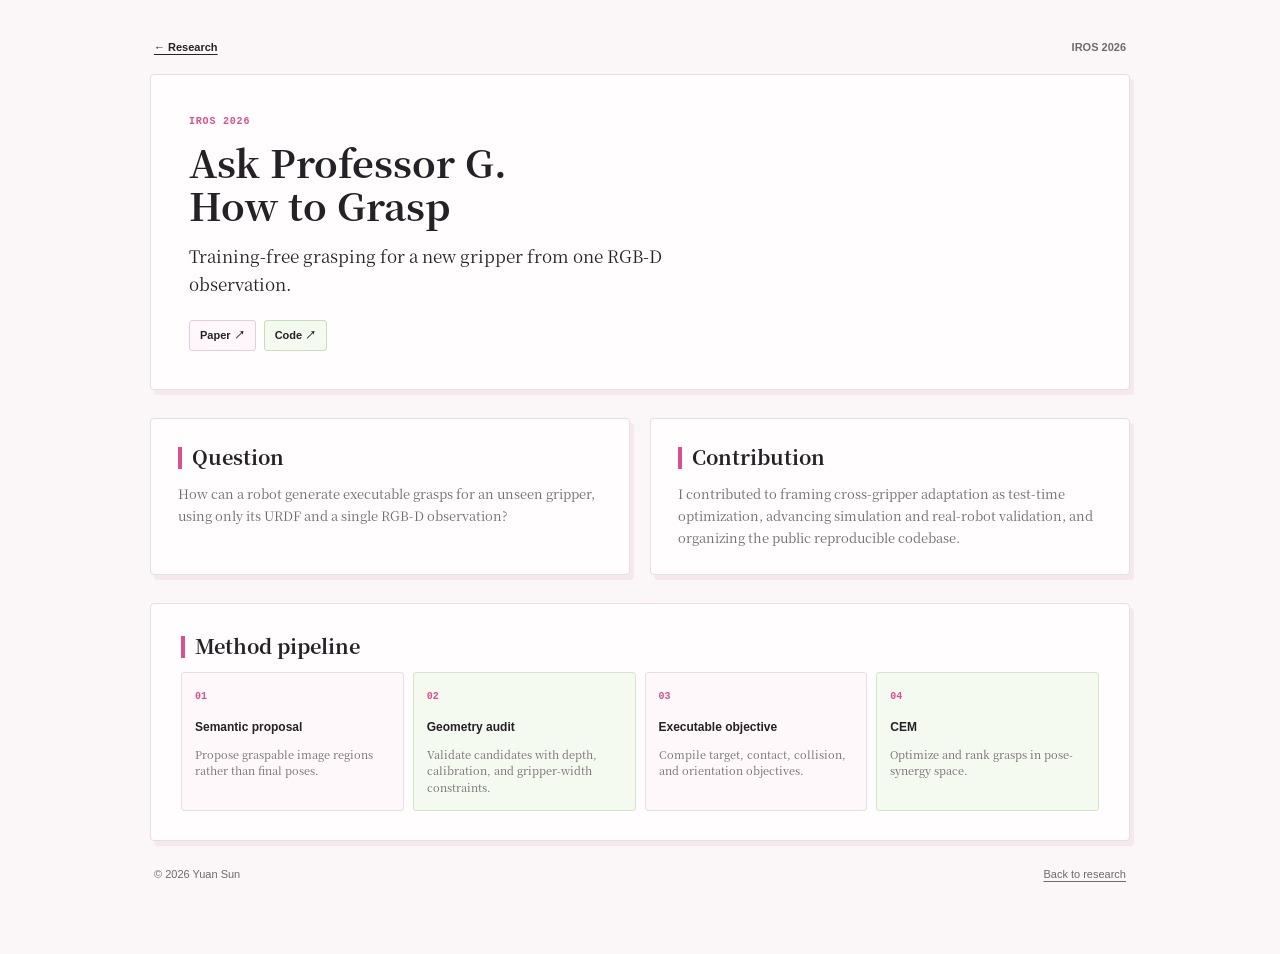
<file: ask-professor-g.html>
<!doctype html>
<html lang="zh-CN">
  <head><meta charset="UTF-8" /><meta name="viewport" content="width=device-width, initial-scale=1" /><meta name="description" content="Ask Professor G. How to Grasp 研究详情。" /><title>Ask Professor G. | 孙源</title><link rel="icon" href="data:," /><link rel="stylesheet" href="styles.css" /><script src="script.js" defer></script></head>
  <body><main class="page detail-page" id="top">
    <header class="detail-nav"><a href="index.html#research" data-zh="← 返回科研" data-en="← Research">← 返回科研</a><span>IROS 2026</span></header>
    <section class="detail-hero"><div><p class="eyebrow">IROS 2026</p><h1>Ask Professor G.<br />How to Grasp</h1><p class="detail-lede" data-zh="无需训练地让机器人理解一个新夹爪，并在单帧 RGB-D 观测上搜索抓取。" data-en="Training-free grasping for a new gripper from one RGB-D observation.">无需训练地让机器人理解一个新夹爪，并在单帧 RGB-D 观测上搜索抓取。</p><div class="detail-links"><a href="项目照片/iros.pdf" target="_blank" rel="noreferrer">Paper ↗</a><a href="https://github.com/sunyuan1111/ASK-Professor-G-How-to-Grasp" target="_blank" rel="noreferrer">Code ↗</a></div></div></section>
    <section class="detail-grid"><article><h2 data-zh="研究问题" data-en="Question">研究问题</h2><p data-zh="面对一个没有训练数据的新夹爪，如何只依据夹爪 URDF 和场景的一帧 RGB-D 图像，生成在该夹爪上实际可执行的抓取？" data-en="How can a robot generate executable grasps for an unseen gripper, using only its URDF and a single RGB-D observation?">面对一个没有训练数据的新夹爪，如何只依据夹爪 URDF 和场景的一帧 RGB-D 图像，生成在该夹爪上实际可执行的抓取？</p></article><article><h2 data-zh="我的贡献" data-en="Contribution">我的贡献</h2><p data-zh="我参与了将跨夹爪适配定义为测试时优化的完整研究链路，并推进仿真和真实机器人验证，以及公开、可复现实验代码的整理。" data-en="I contributed to framing cross-gripper adaptation as test-time optimization, advancing simulation and real-robot validation, and organizing the public reproducible codebase.">我参与了将跨夹爪适配定义为测试时优化的完整研究链路，并推进仿真和真实机器人验证，以及公开、可复现实验代码的整理。</p></article></section>
    <section class="detail-section"><h2 data-zh="方法链路" data-en="Method pipeline">方法链路</h2><div class="pipeline"><div><b>01</b><strong data-zh="语义提议" data-en="Semantic proposal">语义提议</strong><span data-zh="从 RGB 图像提出抓取区域，而非直接给出最终位姿。" data-en="Propose graspable image regions rather than final poses.">从 RGB 图像提出抓取区域，而非直接给出最终位姿。</span></div><div><b>02</b><strong data-zh="几何审计" data-en="Geometry audit">几何审计</strong><span data-zh="用深度、相机标定与夹爪宽度约束验证候选点。" data-en="Validate candidates with depth, calibration, and gripper-width constraints.">用深度、相机标定与夹爪宽度约束验证候选点。</span></div><div><b>03</b><strong data-zh="可执行目标" data-en="Executable objective">可执行目标</strong><span data-zh="编译目标、接触、碰撞和方向等优化项。" data-en="Compile target, contact, collision, and orientation objectives.">编译目标、接触、碰撞和方向等优化项。</span></div><div><b>04</b><strong>CEM</strong><span data-zh="在位姿与协同控制空间中优化并排序最终抓取。" data-en="Optimize and rank grasps in pose-synergy space.">在位姿与协同控制空间中优化并排序最终抓取。</span></div></div></section>
    <footer class="site-footer"><span>© <span data-current-year></span> Yuan Sun</span><a href="index.html#research" data-zh="返回科研" data-en="Back to research">返回科研</a></footer>
  </main></body>
</html>
</file>
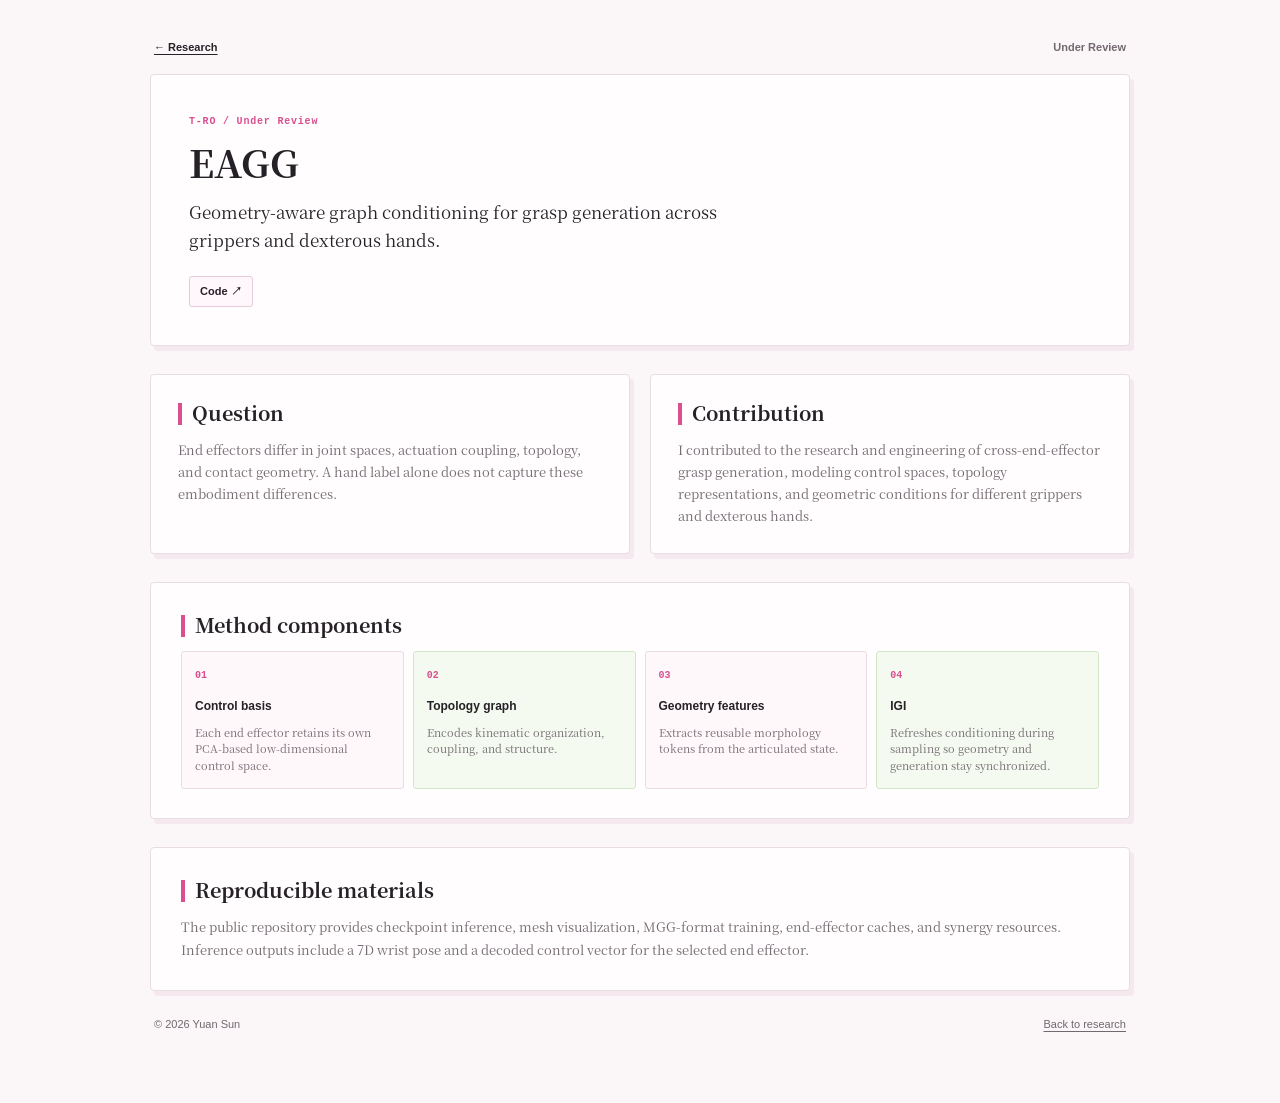
<file: eagg.html>
<!doctype html>
<html lang="zh-CN">
  <head><meta charset="UTF-8" /><meta name="viewport" content="width=device-width, initial-scale=1" /><meta name="description" content="EAGG 研究详情。" /><title>EAGG | 孙源</title><link rel="icon" href="data:," /><link rel="stylesheet" href="styles.css" /><script src="script.js" defer></script></head>
  <body><main class="page detail-page" id="top">
    <header class="detail-nav"><a href="index.html#research" data-zh="← 返回科研" data-en="← Research">← 返回科研</a><span data-zh="在投" data-en="Under Review">Under Review</span></header>
    <section class="detail-hero"><div><p class="eyebrow" data-zh="T-RO / 在投" data-en="T-RO / Under Review">T-RO / Under Review</p><h1>EAGG</h1><p class="detail-lede" data-zh="通过几何感知图条件，让同一个抓取生成器适配不同的夹爪与灵巧手。" data-en="Geometry-aware graph conditioning for grasp generation across grippers and dexterous hands.">通过几何感知图条件，让同一个抓取生成器适配不同的夹爪与灵巧手。</p><div class="detail-links"><a href="https://github.com/wanhaoniu/EAGG" target="_blank" rel="noreferrer">Code ↗</a></div></div></section>
    <section class="detail-grid"><article><h2 data-zh="研究问题" data-en="Question">研究问题</h2><p data-zh="不同末端执行器的关节维度、驱动耦合、拓扑与接触几何并不统一。仅用一个手型标签，无法让抓取生成器真正理解这种具身差异。" data-en="End effectors differ in joint spaces, actuation coupling, topology, and contact geometry. A hand label alone does not capture these embodiment differences.">不同末端执行器的关节维度、驱动耦合、拓扑与接触几何并不统一。仅用一个手型标签，无法让抓取生成器真正理解这种具身差异。</p></article><article><h2 data-zh="我的参与" data-en="Contribution">我的参与</h2><p data-zh="我参与了多末端执行器抓取生成方法的研究与工程实现，围绕不同夹爪和灵巧手的控制空间、拓扑表示与几何条件进行建模。" data-en="I contributed to the research and engineering of cross-end-effector grasp generation, modeling control spaces, topology representations, and geometric conditions for different grippers and dexterous hands.">我参与了多末端执行器抓取生成方法的研究与工程实现，围绕不同夹爪和灵巧手的控制空间、拓扑表示与几何条件进行建模。</p></article></section>
    <section class="detail-section"><h2 data-zh="方法要点" data-en="Method components">方法要点</h2><div class="pipeline"><div><b>01</b><strong data-zh="具身控制基" data-en="Control basis">具身控制基</strong><span data-zh="每个末端执行器保留自己的 PCA 低维控制空间。" data-en="Each end effector retains its own PCA-based low-dimensional control space.">每个末端执行器保留自己的 PCA 低维控制空间。</span></div><div><b>02</b><strong data-zh="拓扑感知图" data-en="Topology graph">拓扑感知图</strong><span data-zh="编码运动学组织、耦合关系与末端结构。" data-en="Encodes kinematic organization, coupling, and structure.">编码运动学组织、耦合关系与末端结构。</span></div><div><b>03</b><strong data-zh="几何感知表征" data-en="Geometry features">几何感知表征</strong><span data-zh="从当前关节状态提取可复用的形态 token。" data-en="Extracts reusable morphology tokens from the articulated state.">从当前关节状态提取可复用的形态 token。</span></div><div><b>04</b><strong>IGI</strong><span data-zh="在采样过程中持续刷新条件，使几何与生成状态同步。" data-en="Refreshes conditioning during sampling so geometry and generation stay synchronized.">在采样过程中持续刷新条件，使几何与生成状态同步。</span></div></div></section>
    <section class="detail-section detail-media"><h2 data-zh="可复现材料" data-en="Reproducible materials">可复现材料</h2><p data-zh="公开仓库提供检查点推理、网格可视化、从 MGG 格式数据训练、末端执行器缓存与协同控制资源。推理输出包含腕部 7D 位姿与所选末端执行器的解码控制向量。" data-en="The public repository provides checkpoint inference, mesh visualization, MGG-format training, end-effector caches, and synergy resources. Inference outputs include a 7D wrist pose and a decoded control vector for the selected end effector.">公开仓库提供检查点推理、网格可视化、从 MGG 格式数据训练、末端执行器缓存与协同控制资源。推理输出包含腕部 7D 位姿与所选末端执行器的解码控制向量。</p></section>
    <footer class="site-footer"><span>© <span data-current-year></span> Yuan Sun</span><a href="index.html#research" data-zh="返回科研" data-en="Back to research">返回科研</a></footer>
  </main></body>
</html>
</file>
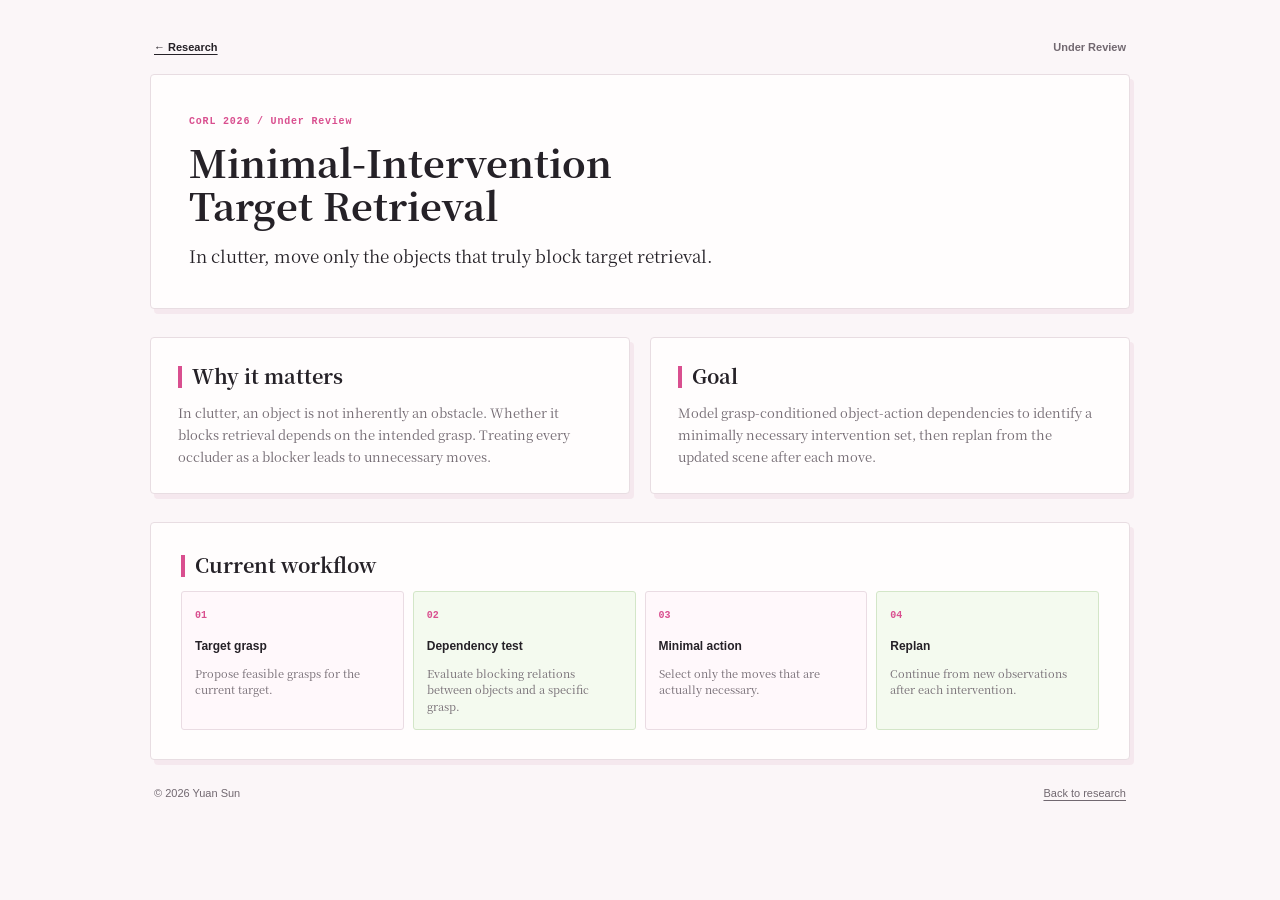
<file: minimal-intervention.html>
<!doctype html>
<html lang="zh-CN">
  <head><meta charset="UTF-8" /><meta name="viewport" content="width=device-width, initial-scale=1" /><meta name="description" content="Minimal-Intervention Target Retrieval 研究详情。" /><title>Minimal Intervention | 孙源</title><link rel="icon" href="data:," /><link rel="stylesheet" href="styles.css" /><script src="script.js" defer></script></head>
  <body><main class="page detail-page" id="top">
    <header class="detail-nav"><a href="index.html#research" data-zh="← 返回科研" data-en="← Research">← 返回科研</a><span data-zh="在投" data-en="Under Review">Under Review</span></header>
    <section class="detail-hero"><div><p class="eyebrow" data-zh="CoRL 2026 / 在投" data-en="CoRL 2026 / Under Review">CoRL 2026 / Under Review</p><h1>Minimal-Intervention<br />Target Retrieval</h1><p class="detail-lede" data-zh="在密集堆叠中，只移开真正阻塞目标抓取的物体。" data-en="In clutter, move only the objects that truly block target retrieval.">在密集堆叠中，只移开真正阻塞目标抓取的物体。</p></div></section>
    <section class="detail-grid"><article><h2 data-zh="为什么需要它" data-en="Why it matters">为什么需要它</h2><p data-zh="在杂乱场景中，物体不是天然的障碍物。是否阻塞，取决于机器人此刻要以什么方式抓取目标。若把所有遮挡都当作障碍，系统会产生不必要的搬运。" data-en="In clutter, an object is not inherently an obstacle. Whether it blocks retrieval depends on the intended grasp. Treating every occluder as a blocker leads to unnecessary moves.">在杂乱场景中，物体不是天然的障碍物。是否阻塞，取决于机器人此刻要以什么方式抓取目标。若把所有遮挡都当作障碍，系统会产生不必要的搬运。</p></article><article><h2 data-zh="研究目标" data-en="Goal">研究目标</h2><p data-zh="建模抓取条件下的物体-动作依赖，让系统定位最小必要介入集合；每次移动后基于新场景重新规划，以保持闭环决策。" data-en="Model grasp-conditioned object-action dependencies to identify a minimally necessary intervention set, then replan from the updated scene after each move.">建模抓取条件下的物体-动作依赖，让系统定位最小必要介入集合；每次移动后基于新场景重新规划，以保持闭环决策。</p></article></section>
    <section class="detail-section"><h2 data-zh="当前工作流" data-en="Current workflow">当前工作流</h2><div class="pipeline"><div><b>01</b><strong data-zh="目标抓取" data-en="Target grasp">目标抓取</strong><span data-zh="针对当前目标提出可行抓取。" data-en="Propose feasible grasps for the current target.">针对当前目标提出可行抓取。</span></div><div><b>02</b><strong data-zh="依赖判断" data-en="Dependency test">依赖判断</strong><span data-zh="评估对象与具体抓取动作之间的阻塞关系。" data-en="Evaluate blocking relations between objects and a specific grasp.">评估对象与具体抓取动作之间的阻塞关系。</span></div><div><b>03</b><strong data-zh="最小介入" data-en="Minimal action">最小介入</strong><span data-zh="选择真正必要的物体移动。" data-en="Select only the moves that are actually necessary.">选择真正必要的物体移动。</span></div><div><b>04</b><strong data-zh="闭环重规划" data-en="Replan">闭环重规划</strong><span data-zh="每次介入后依据新观测继续决策。" data-en="Continue from new observations after each intervention.">每次介入后依据新观测继续决策。</span></div></div></section>
    <footer class="site-footer"><span>© <span data-current-year></span> Yuan Sun</span><a href="index.html#research" data-zh="返回科研" data-en="Back to research">返回科研</a></footer>
  </main></body>
</html>
</file>
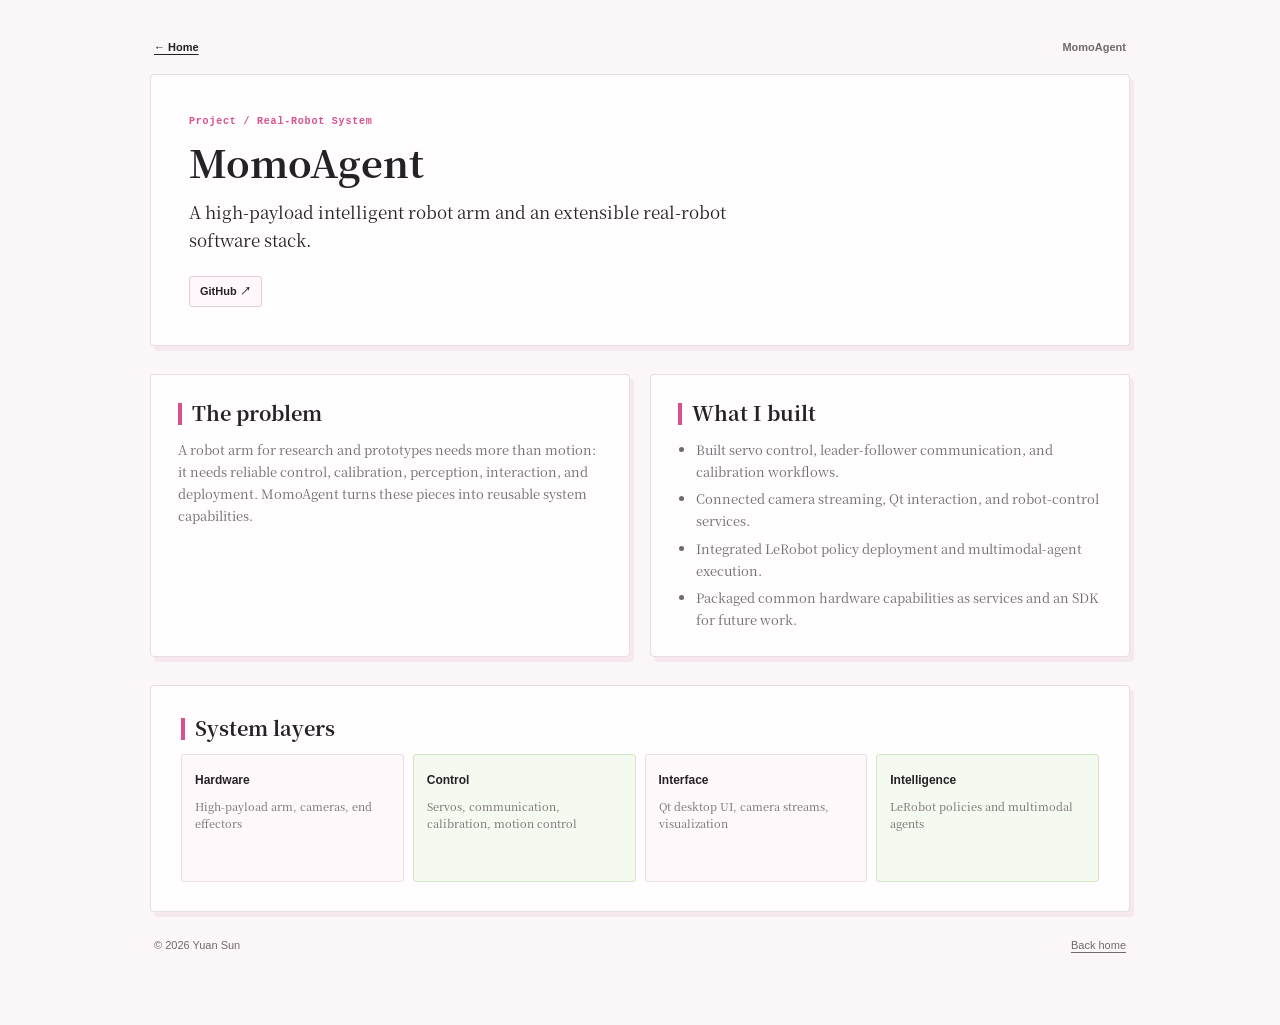
<file: momoagent.html>
<!doctype html>
<html lang="zh-CN">
  <head>
    <meta charset="UTF-8" />
    <meta name="viewport" content="width=device-width, initial-scale=1" />
    <meta name="description" content="MomoAgent：高负载智能机械臂项目。" />
    <title>MomoAgent | 孙源</title>
    <link rel="icon" href="data:," />
    <link rel="stylesheet" href="styles.css" />
    <script src="script.js" defer></script>
  </head>
  <body>
    <main class="page detail-page" id="top">
      <header class="detail-nav"><a href="index.html" data-zh="← 返回主页" data-en="← Home">← 返回主页</a><span>MomoAgent</span></header>
      <section class="detail-hero">
        <div><p class="eyebrow" data-zh="项目 / 真实机器人系统" data-en="Project / Real-Robot System">项目 / 真实机器人系统</p><h1>MomoAgent</h1><p class="detail-lede" data-zh="从零构建的高负载智能机械臂，以及可持续扩展的真实机器人软件栈。" data-en="A high-payload intelligent robot arm and an extensible real-robot software stack.">从零构建的高负载智能机械臂，以及可持续扩展的真实机器人软件栈。</p><div class="detail-links"><a href="https://github.com/wanhaoniu/MomoAgent" target="_blank" rel="noreferrer">GitHub ↗</a></div></div>
      </section>
      <section class="detail-grid">
        <article><h2 data-zh="我解决的问题" data-en="The problem">我解决的问题</h2><p data-zh="一个能用于研究与原型验证的机械臂，不只需要末端能动，还需要可靠的控制、标定、感知、交互和部署路径。MomoAgent 围绕这一整条链路，将硬件能力从一次性演示变成可复用的系统能力。" data-en="A robot arm for research and prototypes needs more than motion: it needs reliable control, calibration, perception, interaction, and deployment. MomoAgent turns these pieces into reusable system capabilities.">一个能用于研究与原型验证的机械臂，不只需要末端能动，还需要可靠的控制、标定、感知、交互和部署路径。MomoAgent 围绕这一整条链路，将硬件能力从一次性演示变成可复用的系统能力。</p></article>
        <article><h2 data-zh="系统工作" data-en="What I built">系统工作</h2><ul><li data-zh="完成舵机控制、主从臂通信与标定流程。" data-en="Built servo control, leader-follower communication, and calibration workflows.">完成舵机控制、主从臂通信与标定流程。</li><li data-zh="打通相机传输、Qt 交互与机器人控制服务。" data-en="Connected camera streaming, Qt interaction, and robot-control services.">打通相机传输、Qt 交互与机器人控制服务。</li><li data-zh="接入 LeRobot 策略部署与多模态 Agent 执行。" data-en="Integrated LeRobot policy deployment and multimodal-agent execution.">接入 LeRobot 策略部署与多模态 Agent 执行。</li><li data-zh="将常用硬件能力封装为服务与 SDK，便于后续迭代。" data-en="Packaged common hardware capabilities as services and an SDK for future work.">将常用硬件能力封装为服务与 SDK，便于后续迭代。</li></ul></article>
      </section>
      <section class="detail-section"><h2 data-zh="系统构成" data-en="System layers">系统构成</h2><div class="architecture"><div><strong>Hardware</strong><span data-zh="高负载机械臂、相机、末端执行器" data-en="High-payload arm, cameras, end effectors">高负载机械臂、相机、末端执行器</span></div><div><strong>Control</strong><span data-zh="舵机、通信、标定、运动控制" data-en="Servos, communication, calibration, motion control">舵机、通信、标定、运动控制</span></div><div><strong>Interface</strong><span data-zh="Qt 桌面交互、相机流与可视化" data-en="Qt desktop UI, camera streams, visualization">Qt 桌面交互、相机流与可视化</span></div><div><strong>Intelligence</strong><span data-zh="LeRobot 策略与多模态 Agent" data-en="LeRobot policies and multimodal agents">LeRobot 策略与多模态 Agent</span></div></div></section>
      <footer class="site-footer"><span>© <span data-current-year></span> Yuan Sun</span><a href="index.html" data-zh="返回主页" data-en="Back home">返回主页</a></footer>
    </main>
  </body>
</html>
</file>
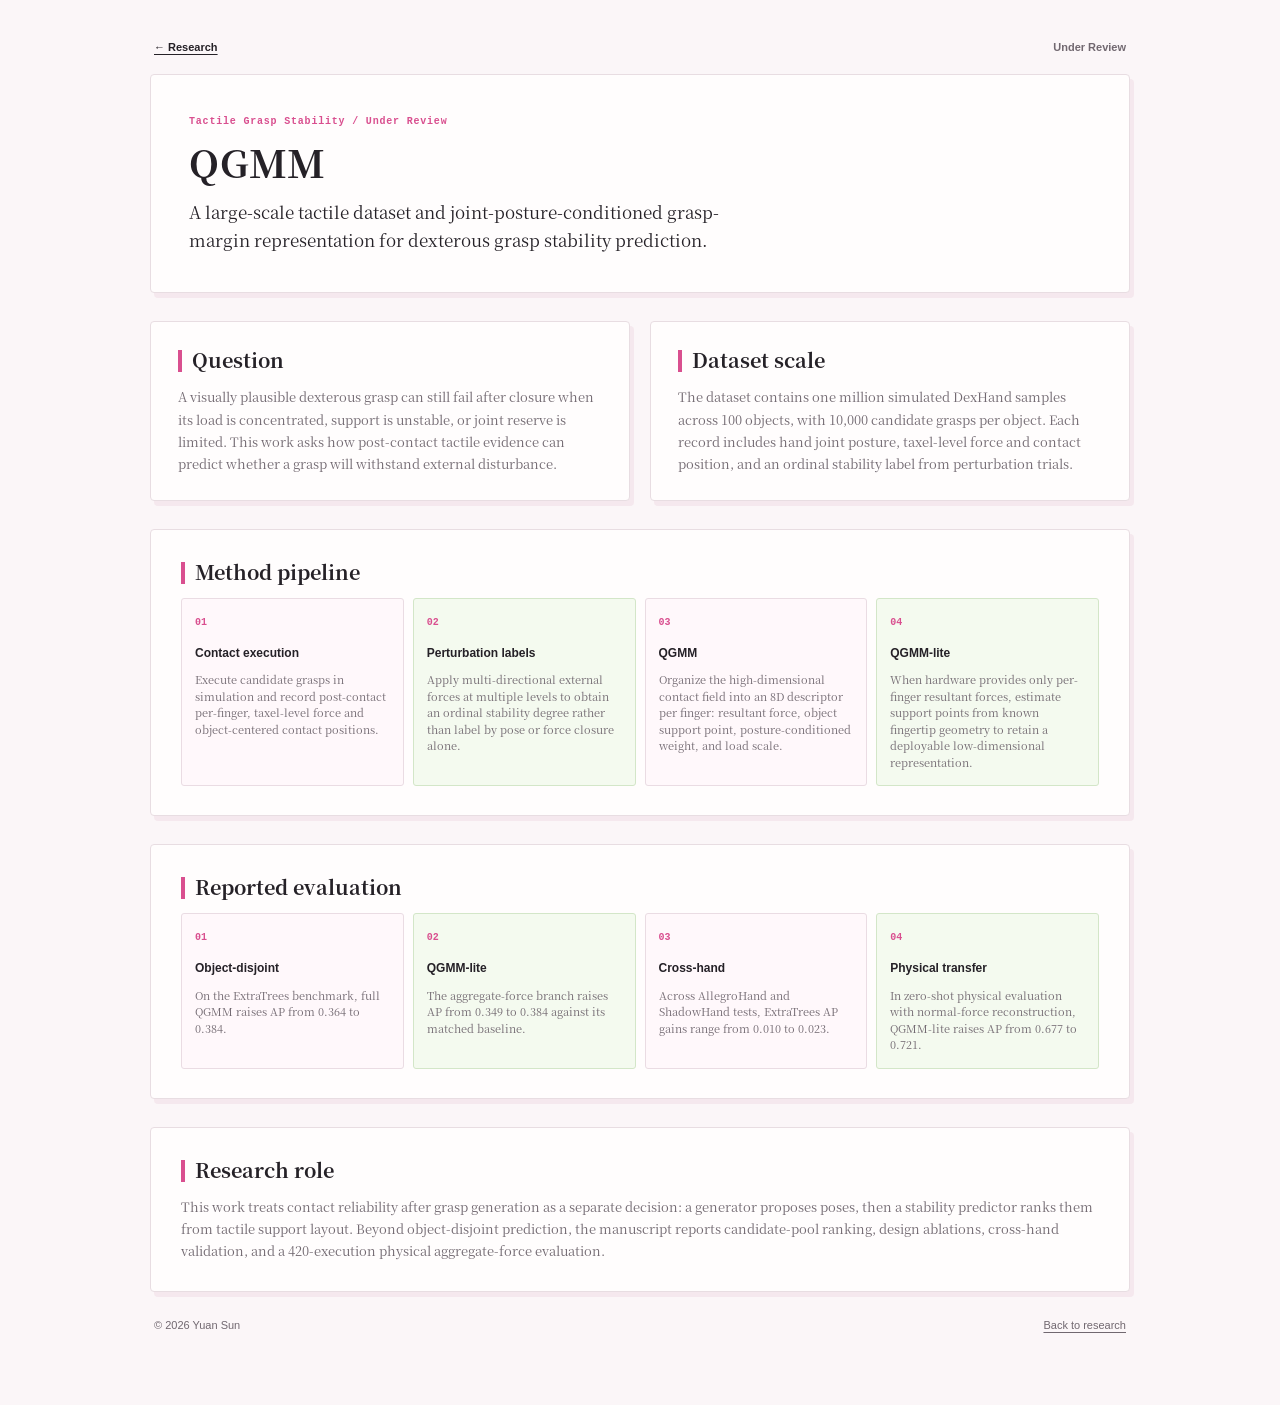
<file: trl.html>
<!doctype html>
<html lang="en">
  <head><meta charset="UTF-8" /><meta name="viewport" content="width=device-width, initial-scale=1" /><meta name="description" content="Tactile grasp stability prediction research details." /><title>QGMM | Yuan Sun</title><link rel="icon" href="data:," /><link rel="stylesheet" href="styles.css" /><script src="script.js" defer></script></head>
  <body><main class="page detail-page" id="top">
    <header class="detail-nav"><a href="index.html#research" data-zh="← 返回科研" data-en="← Research">← Research</a><span data-zh="在投" data-en="Under Review">Under Review</span></header>
    <section class="detail-hero"><div><p class="eyebrow" data-zh="触觉抓取稳定性 / 在投" data-en="Tactile Grasp Stability / Under Review">Tactile Grasp Stability / Under Review</p><h1>QGMM</h1><p class="detail-lede" data-zh="面向灵巧手抓取稳定性预测的大规模触觉数据集与关节姿态条件抓取裕度表征。" data-en="A large-scale tactile dataset and joint-posture-conditioned grasp-margin representation for dexterous grasp stability prediction.">A large-scale tactile dataset and joint-posture-conditioned grasp-margin representation for dexterous grasp stability prediction.</p></div></section>
    <section class="detail-grid"><article><h2 data-zh="研究问题" data-en="Question">Question</h2><p data-zh="一个看起来合理的灵巧手抓取姿态，在闭合接触后仍可能因为受力集中、支撑点不稳或关节余量不足而失效。该工作关注：如何利用接触形成后的触觉证据，预测抓取能否承受外部扰动。" data-en="A visually plausible dexterous grasp can still fail after closure when its load is concentrated, support is unstable, or joint reserve is limited. This work asks how post-contact tactile evidence can predict whether a grasp will withstand external disturbance.">A visually plausible dexterous grasp can still fail after closure when its load is concentrated, support is unstable, or joint reserve is limited. This work asks how post-contact tactile evidence can predict whether a grasp will withstand external disturbance.</p></article><article><h2 data-zh="数据规模" data-en="Dataset scale">Dataset scale</h2><p data-zh="构建 100 万条 DexHand 仿真样本，覆盖 100 个物体、每个物体 10,000 个候选抓取。每条记录包含手部关节姿态、逐 taxel 的力与接触位置，以及由扰动试验生成的有序稳定性标签。" data-en="The dataset contains one million simulated DexHand samples across 100 objects, with 10,000 candidate grasps per object. Each record includes hand joint posture, taxel-level force and contact position, and an ordinal stability label from perturbation trials.">The dataset contains one million simulated DexHand samples across 100 objects, with 10,000 candidate grasps per object. Each record includes hand joint posture, taxel-level force and contact position, and an ordinal stability label from perturbation trials.</p></article></section>
    <section class="detail-section"><h2 data-zh="方法链路" data-en="Method pipeline">Method pipeline</h2><div class="pipeline"><div><b>01</b><strong data-zh="接触执行" data-en="Contact execution">Contact execution</strong><span data-zh="在物理仿真中执行候选抓取，记录接触形成后的逐指、逐 taxel 力与物体中心坐标系下的位置。" data-en="Execute candidate grasps in simulation and record post-contact per-finger, taxel-level force and object-centered contact positions.">Execute candidate grasps in simulation and record post-contact per-finger, taxel-level force and object-centered contact positions.</span></div><div><b>02</b><strong data-zh="扰动标注" data-en="Perturbation labels">Perturbation labels</strong><span data-zh="施加多方向、不同强度的外力，生成稳定性等级，而不是只根据抓取姿态或力闭合给出二分类。" data-en="Apply multi-directional external forces at multiple levels to obtain an ordinal stability degree rather than label by pose or force closure alone.">Apply multi-directional external forces at multiple levels to obtain an ordinal stability degree rather than label by pose or force closure alone.</span></div><div><b>03</b><strong>QGMM</strong><span data-zh="将高维接触场整理成逐指 8 维描述：合力、物体支撑点、关节姿态条件权重与负载尺度。" data-en="Organize the high-dimensional contact field into an 8D descriptor per finger: resultant force, object support point, posture-conditioned weight, and load scale.">Organize the high-dimensional contact field into an 8D descriptor per finger: resultant force, object support point, posture-conditioned weight, and load scale.</span></div><div><b>04</b><strong>QGMM-lite</strong><span data-zh="当硬件只能提供每根手指的合力时，以已知指腹几何估计支撑点，保留可部署的低维表示。" data-en="When hardware provides only per-finger resultant forces, estimate support points from known fingertip geometry to retain a deployable low-dimensional representation.">When hardware provides only per-finger resultant forces, estimate support points from known fingertip geometry to retain a deployable low-dimensional representation.</span></div></div></section>
    <section class="detail-section"><h2 data-zh="稿件中的验证" data-en="Reported evaluation">Reported evaluation</h2><div class="pipeline"><div><b>01</b><strong data-zh="物体不重合" data-en="Object-disjoint">Object-disjoint</strong><span data-zh="在 ExtraTrees 基准上，完整 QGMM 的 AP 由 0.364 提升至 0.384。" data-en="On the ExtraTrees benchmark, full QGMM raises AP from 0.364 to 0.384.">On the ExtraTrees benchmark, full QGMM raises AP from 0.364 to 0.384.</span></div><div><b>02</b><strong>QGMM-lite</strong><span data-zh="聚合力版本在匹配分支上的 AP 由 0.349 提升至 0.384。" data-en="The aggregate-force branch raises AP from 0.349 to 0.384 against its matched baseline.">The aggregate-force branch raises AP from 0.349 to 0.384 against its matched baseline.</span></div><div><b>03</b><strong data-zh="跨手型" data-en="Cross-hand">Cross-hand</strong><span data-zh="在 AllegroHand 与 ShadowHand 的跨手型测试中，ExtraTrees AP 增益范围为 0.010 至 0.023。" data-en="Across AllegroHand and ShadowHand tests, ExtraTrees AP gains range from 0.010 to 0.023.">Across AllegroHand and ShadowHand tests, ExtraTrees AP gains range from 0.010 to 0.023.</span></div><div><b>04</b><strong data-zh="物理迁移" data-en="Physical transfer">Physical transfer</strong><span data-zh="在法向力重建的零样本物理评估中，QGMM-lite 的 AP 由 0.677 提升至 0.721。" data-en="In zero-shot physical evaluation with normal-force reconstruction, QGMM-lite raises AP from 0.677 to 0.721.">In zero-shot physical evaluation with normal-force reconstruction, QGMM-lite raises AP from 0.677 to 0.721.</span></div></div></section>
    <section class="detail-section detail-media"><h2 data-zh="研究定位" data-en="Research role">Research role</h2><p data-zh="该工作将抓取生成之后的“接触是否可靠”作为独立问题处理：生成器提出候选姿态，稳定性预测器再依据触觉支持布局排序候选。除物体不重合预测外，稿件还报告了候选池排序、设计消融、跨手型验证，以及 420 次物理聚合力执行的评估。" data-en="This work treats contact reliability after grasp generation as a separate decision: a generator proposes poses, then a stability predictor ranks them from tactile support layout. Beyond object-disjoint prediction, the manuscript reports candidate-pool ranking, design ablations, cross-hand validation, and a 420-execution physical aggregate-force evaluation.">This work treats contact reliability after grasp generation as a separate decision: a generator proposes poses, then a stability predictor ranks them from tactile support layout. Beyond object-disjoint prediction, the manuscript reports candidate-pool ranking, design ablations, cross-hand validation, and a 420-execution physical aggregate-force evaluation.</p></section>
    <footer class="site-footer"><span>© <span data-current-year></span> Yuan Sun</span><a href="index.html#research" data-zh="返回科研" data-en="Back to research">Back to research</a></footer>
  </main></body>
</html>
</file>
<file: styles.css>
:root {
  --ink: #252127;
  --muted: #716870;
  --paper: #fffdfd;
  --page: #fbf6f8;
  --pink: #d94f8f;
  --pink-soft: #f6b2cf;
  --green: #cfe9b5;
  --blue: #c8e6f0;
  --yellow: #ffe69a;
  --line: #e8dde2;
  --serif: "Noto Serif SC Local", Georgia, "Times New Roman", "Songti SC", "SimSun", serif;
  --sans: Inter, ui-sans-serif, -apple-system, BlinkMacSystemFont, "Segoe UI", "PingFang SC", "Microsoft YaHei", sans-serif;
  --mono: "SFMono-Regular", Consolas, "Liberation Mono", Menlo, monospace;
}

@font-face {
  font-family: "CEF Title Local";
  src: url("fonts/cef-title-subset.woff2") format("woff2");
  font-weight: 400;
  font-style: normal;
  font-display: swap;
}

@font-face {
  font-family: "Noto Serif SC Local";
  src: url("fonts/noto-serif-sc-regular-subset.woff2") format("woff2");
  font-weight: 400;
  font-style: normal;
  font-display: swap;
}

@font-face {
  font-family: "Noto Serif SC Local";
  src: url("fonts/noto-serif-sc-bold-subset.woff2") format("woff2");
  font-weight: 700;
  font-style: normal;
  font-display: swap;
}

* { box-sizing: border-box; }
html { scroll-behavior: smooth; }
body {
  margin: 0;
  color: var(--ink);
  background: var(--page);
  font-family: var(--serif);
  font-size: 15px;
  line-height: 1.7;
  letter-spacing: 0;
}
a { color: #c53276; text-underline-offset: 3px; cursor: pointer; }
img { display: block; max-width: 100%; }
::selection { color: white; background: var(--pink); }

.page { width: min(880px, calc(100% - 40px)); margin: 38px auto 46px; }
.profile-section, .content-section {
  margin-top: 30px;
  background: var(--paper);
  border: 1px solid var(--line);
  border-radius: 4px;
  box-shadow: 4px 5px 0 rgba(223, 181, 200, .22);
}

.profile-section {
  position: relative;
  display: grid;
  grid-template-columns: minmax(0, 1fr) 215px;
  padding: 38px 38px 25px;
  align-items: center;
}
.language-switch {
  position: absolute;
  top: 14px;
  right: 16px;
  display: inline-flex;
  padding: 2px;
  background: #fff4f8;
  border: 1px solid #e7d7df;
  border-radius: 999px;
}
.language-switch button {
  min-width: 35px;
  height: 27px;
  padding: 0 8px;
  color: var(--muted);
  background: transparent;
  border: 0;
  border-radius: 999px;
  font-size: 10px;
  font-weight: 800;
  font-family: var(--sans);
  cursor: pointer;
}
.language-switch button[aria-pressed="true"] { color: var(--ink); background: var(--green); }
.profile-copy { padding-right: 30px; }
.eyebrow { margin: 0 0 10px !important; color: var(--pink); font-family: var(--mono); font-size: 10px; font-weight: 700; letter-spacing: .08em; }
.profile-copy h1 { margin: 0 0 18px; font-size: 42px; line-height: 1.1; }
.profile-copy h1 > span:first-child { font-family: "CEF Title Local", var(--serif); font-weight: 400; }
.profile-copy h1 small { margin-left: 8px; color: var(--pink); font-size: 20px; font-weight: 600; }
.profile-copy p { margin: 0 0 15px; }
.profile-photo { margin: 0; text-align: center; }
.profile-photo img {
  width: 190px;
  height: 190px;
  margin: 0 auto;
  object-fit: cover;
  object-position: center 24%;
  border: 6px solid var(--green);
  border-radius: 50%;
  box-shadow: 0 8px 22px rgba(74, 52, 64, .14);
}
.profile-photo figcaption { margin-top: 10px; color: var(--muted); font-size: 11px; font-style: italic; }
.profile-links {
  grid-column: 1 / -1;
  display: flex;
  justify-content: center;
  gap: 9px;
  margin-top: 18px;
  padding-top: 18px;
  border-top: 1px dashed #ddcfd6;
}
.profile-links a {
  min-width: 82px;
  padding: 5px 12px;
  color: var(--ink);
  background: white;
  border: 1px solid #d7ccd2;
  border-radius: 4px;
  font-size: 12px;
  font-weight: 700;
  font-family: var(--sans);
  text-align: center;
  text-decoration: none;
}
.profile-links a:nth-child(2) { background: #f7fcf2; border-color: #badcaa; }
.profile-links a:nth-child(3) { background: #f1f9fc; border-color: #a9d2df; }
.profile-links a:hover, .profile-links a:focus-visible { color: white; background: var(--pink); border-color: var(--pink); }

.content-section { padding: 29px 30px; scroll-margin-top: 16px; }
.content-section h2, .section-head h2 {
  margin: 0;
  padding-left: 12px;
  border-left: 5px solid var(--pink);
  font-size: 23px;
  line-height: 1.25;
}
html[lang="zh-CN"] .content-section h2,
html[lang="zh-CN"] .section-head h2 {
  font-family: var(--serif);
  font-weight: 600;
}
.news-section { position: relative; }
.news-section::after { position: absolute; right: 26px; bottom: -17px; z-index: 1; color: var(--pink); content: "✦"; font-size: 29px; transform: rotate(12deg); }
.news-list { margin: 18px 0 0; padding: 0; list-style: none; }
.news-list li { display: grid; grid-template-columns: 86px 1fr; gap: 14px; padding: 8px 0; }
.news-list time {
  align-self: start;
  padding: 1px 7px;
  color: #5c4e55;
  background: #fff2f7;
  border: 1px solid #ead6df;
  border-radius: 3px;
  font-family: var(--mono);
  font-size: 10px;
  font-weight: 700;
  text-align: center;
}

.projects-section { padding-right: 0; padding-left: 0; overflow: hidden; }
.section-head { display: flex; padding: 0 26px 19px; align-items: end; justify-content: space-between; border-bottom: 1px solid var(--line); }
.section-head p { margin: 0; color: var(--muted); font-size: 11px; }
.project-row {
  display: grid;
  grid-template-columns: 220px minmax(0, 1fr);
  gap: 24px;
  padding: 28px 30px;
  align-items: center;
  border-bottom: 1px solid var(--line);
}
.project-row:last-child { border-bottom: 0; }
.project-row.featured { background: #f7fceb; }
.research-section { border-top: 4px solid var(--green); }
.project-media { position: relative; overflow: hidden; background: #f5f1f3; border: 1px solid #ddd1d7; border-radius: 3px; text-decoration: none; }
.project-media[href]::after { position: absolute; right: 8px; bottom: 7px; padding: 2px 6px; color: var(--ink); content: "↗"; background: rgba(255, 253, 253, .9); border: 1px solid #e5d8de; border-radius: 2px; font-family: var(--sans); font-size: 13px; line-height: 1; }
.project-media img { width: 100%; height: auto; aspect-ratio: 16 / 10; object-fit: cover; transition: transform .2s ease; }
a.project-media:hover img, a.project-media:focus-visible img { transform: scale(1.025); }
.venue { margin: 0 0 3px; color: var(--pink); font-family: var(--mono); font-size: 10px; font-weight: 700; }
.project-copy h3 { margin: 0; font-size: 19px; line-height: 1.3; }
.project-copy h3 a { color: var(--ink); text-decoration: none; }
.project-copy h3 a:hover, .project-copy h3 a:focus-visible { color: var(--pink); }
.project-copy .subtitle { margin: 3px 0 8px; color: var(--ink); font-weight: 700; }
.project-copy > p:not(.venue):not(.subtitle):not(.project-links) { margin: 0; color: var(--muted); font-size: 12px; line-height: 1.6; }
.project-copy > .authors { margin: 4px 0 8px; color: var(--muted); font-family: var(--sans); font-size: 10px; line-height: 1.55; }
.project-copy > .authors strong { color: var(--ink); font-weight: 800; }
.project-copy > p:not(.venue):not(.subtitle):not(.project-links) + p:not(.venue):not(.subtitle):not(.project-links) { margin-top: 8px; }
.project-links { display: flex; gap: 7px; margin: 7px 0 0; font-size: 11px; font-weight: 700; }
.project-links, .section-head > p, .site-footer { font-family: var(--sans); }
.tags { display: flex; flex-wrap: wrap; gap: 5px; margin-top: 10px; }
.tags span { padding: 1px 6px; background: #fff1f7; border: 1px solid #ebcad9; border-radius: 3px; font-family: var(--mono); font-size: 8px; }
.tags span:nth-child(2n) { background: #eff9e9; border-color: #c7e0b8; }
.project-media.trl-media img { background: #f7fafb; object-fit: contain; }

.experience-list { margin: 18px 0 0; padding: 0; list-style: none; }
.experience-list li { display: grid; grid-template-columns: 105px 1fr; gap: 20px; padding: 12px 0; border-bottom: 1px solid var(--line); }
.experience-list li:last-child { border-bottom: 0; }
.experience-list time { color: var(--pink); font-family: var(--mono); font-size: 11px; font-weight: 700; }
.experience-list strong, .experience-list span { display: block; }
.experience-list strong { font-size: 14px; }
.experience-list span { margin-top: 2px; color: var(--muted); font-size: 12px; }
.awards-section { border-top: 4px solid var(--blue); }
.awards-section h2 { border-left-color: #8cc5d9; }
.awards-section p { margin: 17px 0 0; }
.awards-section p + p { margin-top: 10px; color: var(--muted); }
.award-wall-head { display: flex; align-items: baseline; justify-content: space-between; gap: 18px; margin-top: 25px; }
.award-wall-head h3 { margin: 0; color: var(--ink); font-size: 16px; }
.award-wall-head p { margin: 0; color: var(--muted); font-family: var(--sans); font-size: 10px; }
.award-marquee { position: relative; height: 229px; margin-top: 13px; overflow: hidden; padding: 12px 0; }
.award-track { display: flex; width: max-content; height: 100%; gap: 10px; align-items: center; animation: award-scroll 54s linear infinite; }
.award-marquee:hover .award-track { animation-play-state: paused; }
.award-track figure { flex: 0 0 250px; margin: 0; }
.award-track a {
  display: grid;
  height: 187px;
  overflow: hidden;
  background: #f8f4f5;
  border: 1px solid #ded3d8;
  border-radius: 3px;
  place-items: center;
}
.award-track img { width: 100%; height: 100%; object-fit: contain; transition: transform .2s ease; }
.award-track a:hover img, .award-track a:focus-visible img { transform: scale(1.035); }
.award-track figcaption { overflow: hidden; margin-top: 5px; color: var(--muted); font-family: var(--sans); font-size: 10px; line-height: 1.35; text-overflow: ellipsis; white-space: nowrap; }
@keyframes award-scroll { to { transform: translateX(-50%); } }

.detail-page { width: min(980px, calc(100% - 40px)); }
.detail-nav {
  display: flex;
  justify-content: space-between;
  margin: 0 4px 17px;
  color: var(--muted);
  font-family: var(--sans);
  font-size: 11px;
  font-weight: 700;
}
.detail-nav a { color: var(--ink); }
.detail-hero, .detail-title, .detail-section, .detail-grid > article, .project-gallery figure {
  background: var(--paper);
  border: 1px solid var(--line);
  border-radius: 4px;
  box-shadow: 4px 5px 0 rgba(223, 181, 200, .22);
}
.detail-hero {
  display: block;
  padding: 38px;
}
.detail-hero > div { max-width: 680px; }
.detail-hero h1, .detail-title h1 { margin: 0; font-size: 38px; line-height: 1.15; }
.detail-hero img {
  width: 100%;
  height: 300px;
  margin-top: 29px;
  object-fit: cover;
  object-position: center 55%;
  border: 1px solid #ded2d8;
  border-radius: 3px;
}
.detail-lede { max-width: 34rem; margin: 15px 0 0; font-size: 17px; line-height: 1.65; }
.detail-links { display: flex; flex-wrap: wrap; gap: 8px; margin-top: 22px; }
.detail-links a {
  padding: 5px 10px;
  color: var(--ink);
  background: #fff7fb;
  border: 1px solid #e7cbd9;
  border-radius: 3px;
  font-family: var(--sans);
  font-size: 11px;
  font-weight: 700;
  text-decoration: none;
}
.detail-links a:nth-child(2n) { background: #f4faef; border-color: #c5dfb6; }
.detail-links a:hover, .detail-links a:focus-visible { color: white; background: var(--pink); border-color: var(--pink); }
.detail-grid { display: grid; grid-template-columns: repeat(2, 1fr); gap: 20px; margin-top: 28px; }
.detail-grid > article { padding: 25px 27px; }
.detail-grid h2, .detail-section h2 { margin: 0 0 13px; font-size: 20px; line-height: 1.3; }
.detail-grid h2::before, .detail-section h2::before { display: inline-block; width: 4px; height: 22px; margin-right: 10px; content: ""; background: var(--pink); vertical-align: -4px; }
.detail-grid p, .detail-grid ul, .detail-section > p { margin: 0; color: var(--muted); font-size: 13px; }
.detail-grid ul { padding-left: 18px; }
.detail-grid li + li { margin-top: 5px; }
.detail-section { margin-top: 28px; padding: 29px 30px; }
.architecture, .pipeline { display: grid; grid-template-columns: repeat(4, 1fr); gap: 9px; }
.architecture div, .pipeline div { min-height: 128px; padding: 15px 13px; background: #fff8fb; border: 1px solid #eadce3; border-radius: 3px; }
.architecture div:nth-child(2n), .pipeline div:nth-child(2n) { background: #f4faef; border-color: #d3e6c8; }
.architecture strong, .pipeline strong, .architecture span, .pipeline span { display: block; }
.architecture strong, .pipeline strong { font-family: var(--sans); font-size: 12px; }
.architecture span, .pipeline span { margin-top: 8px; color: var(--muted); font-size: 11px; line-height: 1.5; }
.pipeline b { display: block; margin-bottom: 12px; color: var(--pink); font-family: var(--mono); font-size: 10px; }
.detail-title { padding: 38px; }
.project-gallery { display: grid; grid-template-columns: repeat(2, 1fr); gap: 16px; margin-top: 28px; }
.project-gallery figure { margin: 0; overflow: hidden; }
.project-gallery img { width: 100%; aspect-ratio: 16 / 10; object-fit: cover; }
.project-gallery figcaption { padding: 8px 10px; color: var(--muted); font-family: var(--sans); font-size: 11px; }

.site-footer { display: flex; padding: 24px 4px; justify-content: space-between; color: var(--muted); font-size: 11px; }
.site-footer a { color: var(--muted); }
:focus-visible { outline: 3px solid var(--green); outline-offset: 2px; }

@media (max-width: 680px) {
  body { font-size: 14px; }
  .page { width: min(100% - 24px, 520px); margin-top: 22px; }
  .profile-section { grid-template-columns: 1fr; padding: 27px 22px 18px; }
  .profile-copy { padding-right: 0; }
  .profile-copy h1 { font-size: 32px; }
  .profile-copy h1 small { display: block; margin: 4px 0 0; font-size: 16px; }
  .language-switch { top: 10px; right: 10px; }
  .profile-photo { grid-row: 1; margin-bottom: 24px; }
  .profile-photo img { width: 155px; height: 155px; }
  .profile-links { margin-top: 10px; }
  .content-section { padding: 24px 19px; }
  .news-list li { grid-template-columns: 76px 1fr; gap: 10px; }
  .projects-section { padding-right: 0; padding-left: 0; }
  .section-head { display: block; padding: 0 19px 17px; }
  .section-head p { margin: 7px 0 0 16px; }
  .project-row { grid-template-columns: 1fr; gap: 15px; padding: 23px 19px 25px; }
  .project-media img { aspect-ratio: 16 / 9; }
  .experience-list li { grid-template-columns: 1fr; gap: 3px; }
  .award-marquee { height: 164px; padding: 10px 0; }
  .award-track figure { flex-basis: 170px; }
  .award-track a { height: 125px; }
  .award-wall-head { margin-top: 21px; }
  .detail-page { width: min(100% - 24px, 620px); }
  .detail-hero { padding: 27px 22px; }
  .detail-hero img { height: 210px; margin-top: 23px; }
  .detail-hero h1, .detail-title h1 { font-size: 30px; }
  .detail-lede { font-size: 15px; }
  .detail-grid { grid-template-columns: 1fr; gap: 14px; margin-top: 20px; }
  .detail-grid > article, .detail-section, .detail-title { padding: 23px 20px; }
  .detail-section { margin-top: 20px; }
  .architecture, .pipeline { grid-template-columns: repeat(2, 1fr); }
  .architecture div, .pipeline div { min-height: 116px; }
  .project-gallery { grid-template-columns: 1fr; gap: 13px; margin-top: 20px; }
}

@media (max-width: 390px) {
  .profile-links { gap: 6px; }
  .profile-links a { min-width: 0; flex: 1; padding-right: 7px; padding-left: 7px; }
  .news-list li { grid-template-columns: 1fr; gap: 3px; }
  .news-list time { justify-self: start; }
}

@media (prefers-reduced-motion: reduce) {
  html { scroll-behavior: auto; }
  *, *::before, *::after { transition-duration: .01ms !important; }
  .award-track { animation-play-state: paused; }
}
</file>
